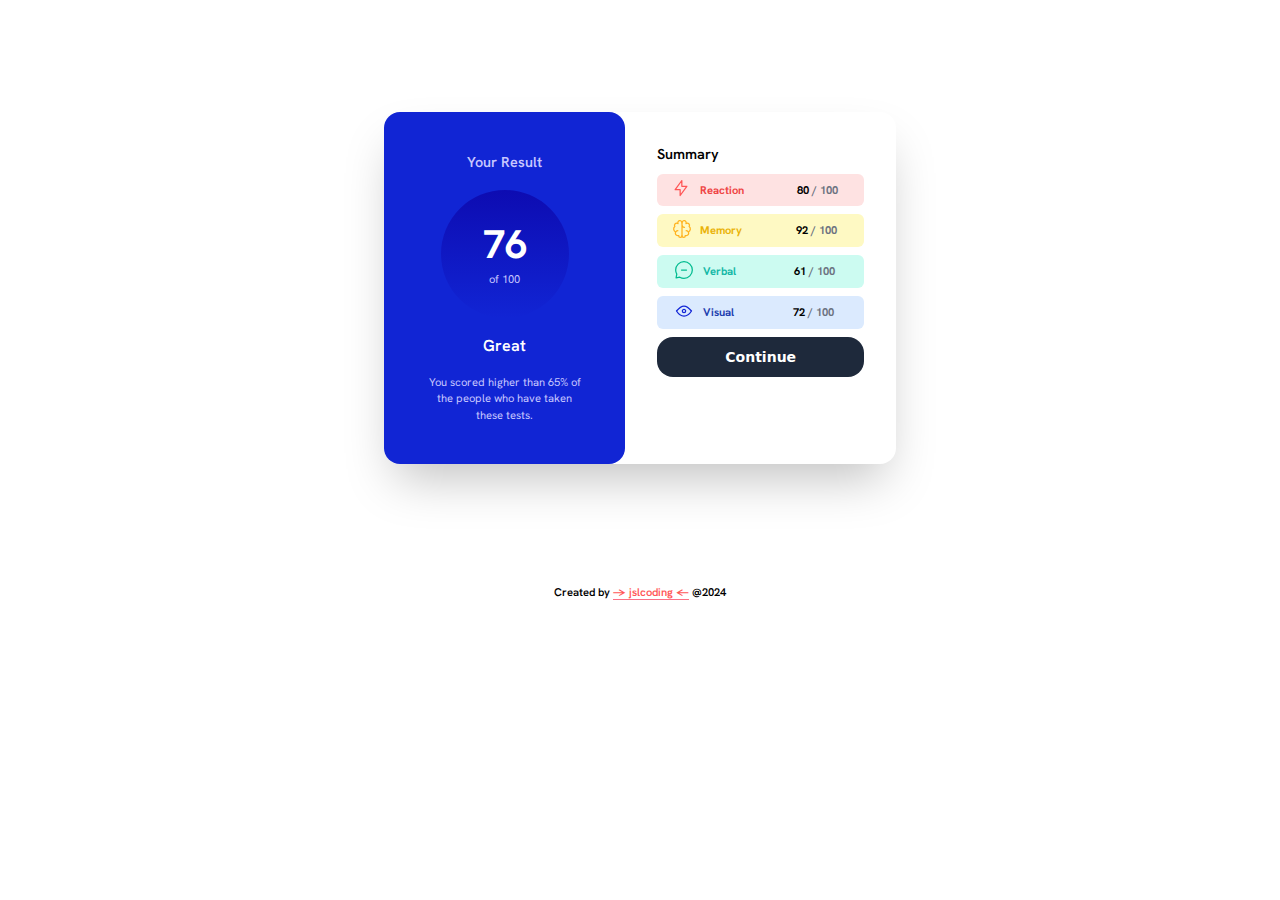
<file: index.html>
<!DOCTYPE html>
<html lang="en">
    <head>
        <meta charset="UTF-8">
        <meta name="viewport" content="width=device-width, initial-scale=1.0"> 
        <link rel="stylesheet" href="./css/styles.css">
        <link rel="preconnect" href="https://fonts.googleapis.com">
        <link rel="preconnect" href="https://fonts.gstatic.com" crossorigin>
        <link href="https://fonts.googleapis.com/css2?family=Hanken+Grotesk:ital,wght@0,100..900;1,100..900&display=swap" rel="stylesheet">        
        <link rel="icon" type="image/png" sizes="32x32" href="./images/favicon-32x32.png">
        <title>Frontend Mentor | Results summary component</title>
    </head>
    <body class="text-center ">
        <header>
            <h1 class="hidden">Results summary component</h1>
        </header> 
        <main class="shadow-2xl rounded-2xl mx-auto mb-20 mt-28 md:flex lg:flex lg:w-2/5">
            <section class="bg-cblue rounded-2xl p-10">
                <div class="text-lavander">
                    <h4 class="font-semibold pb-4">Your Result</h4>
                </div>
                <div class="gradient rounded-full py-6 mx-auto w-32 h-32">
                    <h2 class="text-white font-bold">76</h2>
                    <p class="leading-none">of 100</p>
                </div>
                <div>
                    <h3 class="text-white font-semibold py-4">Great</h3>
                    <p>You scored higher than 65% of the people who have taken these tests.</p>
                </div>
            </section>        
            <section class="p-8 w-full">
                <div>
                    <h4 class="font-semibold text-left">Summary</h4>
                </div>
                <div class="font-bold flex justify-around bg-red-100 my-2 py-2 rounded-md">
                    <p class="text-red-500 font-bold reaction ml-4">Reaction</p>
                    <p>80 <span class="text-gray-500">/ 100</span></p>
                </div> 
                <div class="font-bold flex justify-around bg-yellow-100 my-2 py-2 rounded-md">
                    <p class="text-yellow-500 memory ml-4">Memory</p>
                    <p>92 <span class="text-gray-500">/ 100</span></p>
                </div>
                <div class="font-bold flex justify-around bg-teal-100 my-2 py-2 rounded-md">
                    <p class="text-teal-500 verbal ml-4">Verbal</p>
                    <p>61 <span class="text-gray-500">/ 100</span></p>
                </div>
                <div class="font-bold flex justify-around bg-blue-100 my-2 py-2 rounded-md">
                    <p class="text-blue-800 visual ml-4">Visual</p>
                    <p>72 <span class="text-gray-500">/ 100</span></p>
                </div>
                <div>
                    <button class="bg-slate-800 text-white w-full rounded-2xl py-2.5 text-sm font-semibold ease-in-out duration-300"><a href="#">Continue</a></button>
                </div>
            </section>       
        </main>
        <footer class="p-10 font-semibold">
            <p>Created by <a href="https://github.com/jslcoding" title="jslcoding github" class="border-b border-rose-400">jslcoding</a> @2024</p>
        </footer>
    </body>
</html>
</file>
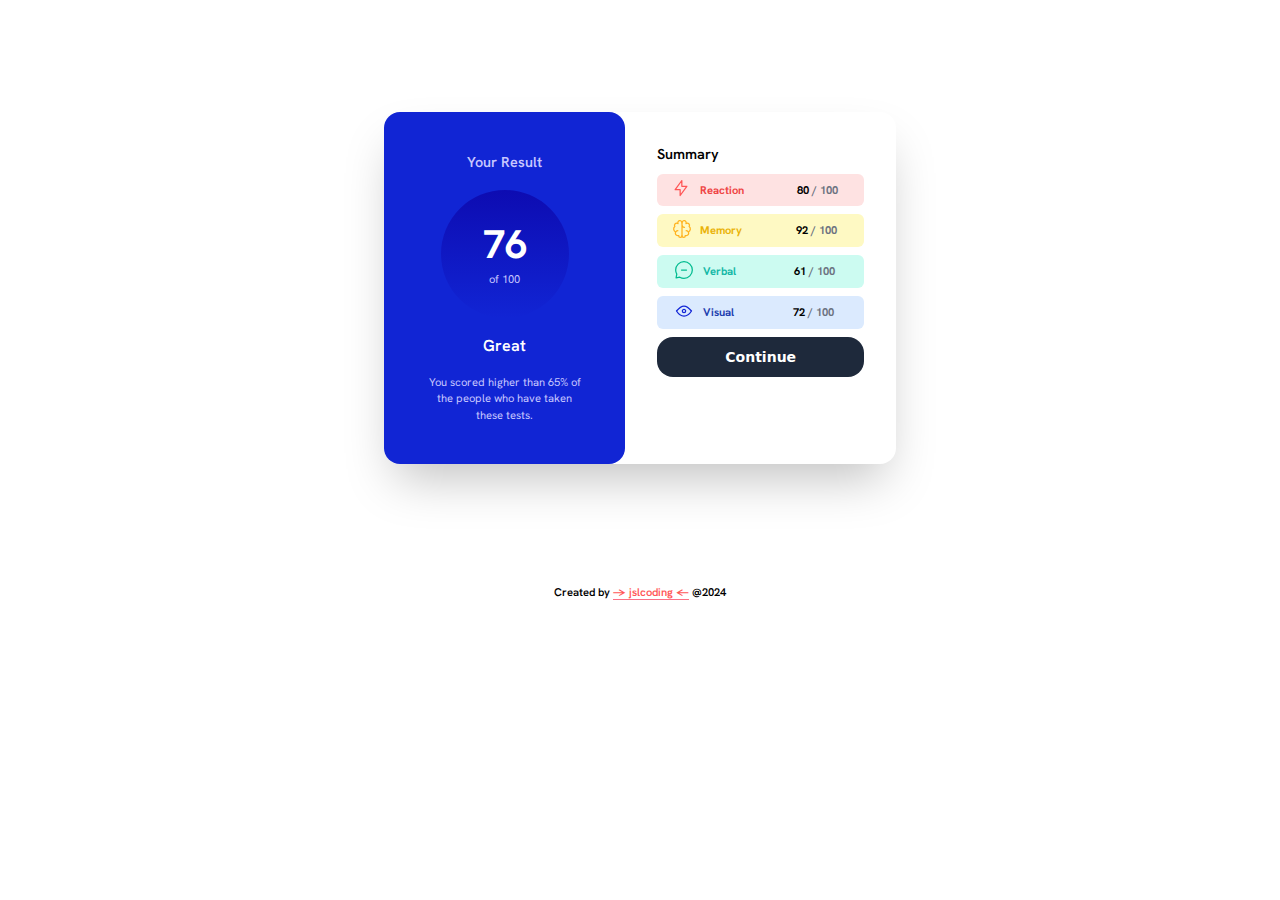
<file: pages/index.html>
<!DOCTYPE html>
<html lang="en">
    <head>
        <meta charset="UTF-8">
        <meta name="viewport" content="width=device-width, initial-scale=1.0"> 
        <link rel="stylesheet" href="../css/styles.css">
        <link rel="preconnect" href="https://fonts.googleapis.com">
        <link rel="preconnect" href="https://fonts.gstatic.com" crossorigin>
        <link href="https://fonts.googleapis.com/css2?family=Hanken+Grotesk:ital,wght@0,100..900;1,100..900&display=swap" rel="stylesheet">        
        <link rel="icon" type="image/png" sizes="32x32" href="../images/favicon-32x32.png">
        <title>Frontend Mentor | Results summary component</title>
    </head>
    <body class="text-center ">
        <header>
            <h1 class="hidden">Results summary component</h1>
        </header> 
        <main class="shadow-2xl rounded-2xl mx-auto mb-20 mt-28 md:flex lg:flex lg:w-2/5">
            <section class="bg-cblue rounded-2xl p-10">
                <div class="text-lavander">
                    <h4 class="font-semibold pb-4">Your Result</h4>
                </div>
                <div class="gradient rounded-full py-6 mx-auto w-32 h-32">
                    <h2 class="text-white font-bold">76</h2>
                    <p class="leading-none">of 100</p>
                </div>
                <div>
                    <h3 class="text-white font-semibold py-4">Great</h3>
                    <p>You scored higher than 65% of the people who have taken these tests.</p>
                </div>
            </section>        
            <section class="p-8 w-full">
                <div>
                    <h4 class="font-semibold text-left">Summary</h4>
                </div>
                <div class="font-bold flex justify-around bg-red-100 my-2 py-2 rounded-md">
                    <p class="text-red-500 font-bold reaction ml-4">Reaction</p>
                    <p>80 <span class="text-gray-500">/ 100</span></p>
                </div> 
                <div class="font-bold flex justify-around bg-yellow-100 my-2 py-2 rounded-md">
                    <p class="text-yellow-500 memory ml-4">Memory</p>
                    <p>92 <span class="text-gray-500">/ 100</span></p>
                </div>
                <div class="font-bold flex justify-around bg-teal-100 my-2 py-2 rounded-md">
                    <p class="text-teal-500 verbal ml-4">Verbal</p>
                    <p>61 <span class="text-gray-500">/ 100</span></p>
                </div>
                <div class="font-bold flex justify-around bg-blue-100 my-2 py-2 rounded-md">
                    <p class="text-blue-800 visual ml-4">Visual</p>
                    <p>72 <span class="text-gray-500">/ 100</span></p>
                </div>
                <div>
                    <button class="bg-slate-800 text-white w-full rounded-2xl py-2.5 text-sm font-semibold ease-in-out duration-300"><a href="#">Continue</a></button>
                </div>
            </section>       
        </main>
        <footer class="p-10 font-semibold">
            <p>Created by <a href="https://github.com/jslcoding" title="jslcoding github" class="border-b border-rose-400">jslcoding</a> @2024</p>
        </footer>
    </body>
</html>
</file>
<file: css/styles.css>
/*
! tailwindcss v3.4.1 | MIT License | https://tailwindcss.com
*/

/*
1. Prevent padding and border from affecting element width. (https://github.com/mozdevs/cssremedy/issues/4)
2. Allow adding a border to an element by just adding a border-width. (https://github.com/tailwindcss/tailwindcss/pull/116)
*/

*,
::before,
::after {
  box-sizing: border-box;
  /* 1 */
  border-width: 0;
  /* 2 */
  border-style: solid;
  /* 2 */
  border-color: #e5e7eb;
  /* 2 */
}

::before,
::after {
  --tw-content: '';
}

/*
1. Use a consistent sensible line-height in all browsers.
2. Prevent adjustments of font size after orientation changes in iOS.
3. Use a more readable tab size.
4. Use the user's configured `sans` font-family by default.
5. Use the user's configured `sans` font-feature-settings by default.
6. Use the user's configured `sans` font-variation-settings by default.
7. Disable tap highlights on iOS
*/

html,
:host {
  line-height: 1.5;
  /* 1 */
  -webkit-text-size-adjust: 100%;
  /* 2 */
  -moz-tab-size: 4;
  /* 3 */
  -o-tab-size: 4;
     tab-size: 4;
  /* 3 */
  font-family: ui-sans-serif, system-ui, sans-serif, "Apple Color Emoji", "Segoe UI Emoji", "Segoe UI Symbol", "Noto Color Emoji";
  /* 4 */
  font-feature-settings: normal;
  /* 5 */
  font-variation-settings: normal;
  /* 6 */
  -webkit-tap-highlight-color: transparent;
  /* 7 */
}

/*
1. Remove the margin in all browsers.
2. Inherit line-height from `html` so users can set them as a class directly on the `html` element.
*/

body {
  margin: 0;
  /* 1 */
  line-height: inherit;
  /* 2 */
}

/*
1. Add the correct height in Firefox.
2. Correct the inheritance of border color in Firefox. (https://bugzilla.mozilla.org/show_bug.cgi?id=190655)
3. Ensure horizontal rules are visible by default.
*/

hr {
  height: 0;
  /* 1 */
  color: inherit;
  /* 2 */
  border-top-width: 1px;
  /* 3 */
}

/*
Add the correct text decoration in Chrome, Edge, and Safari.
*/

abbr:where([title]) {
  -webkit-text-decoration: underline dotted;
          text-decoration: underline dotted;
}

/*
Remove the default font size and weight for headings.
*/

h1,
h2,
h3,
h4,
h5,
h6 {
  font-size: inherit;
  font-weight: inherit;
}

/*
Reset links to optimize for opt-in styling instead of opt-out.
*/

a {
  color: inherit;
  text-decoration: inherit;
}

/*
Add the correct font weight in Edge and Safari.
*/

b,
strong {
  font-weight: bolder;
}

/*
1. Use the user's configured `mono` font-family by default.
2. Use the user's configured `mono` font-feature-settings by default.
3. Use the user's configured `mono` font-variation-settings by default.
4. Correct the odd `em` font sizing in all browsers.
*/

code,
kbd,
samp,
pre {
  font-family: ui-monospace, SFMono-Regular, Menlo, Monaco, Consolas, "Liberation Mono", "Courier New", monospace;
  /* 1 */
  font-feature-settings: normal;
  /* 2 */
  font-variation-settings: normal;
  /* 3 */
  font-size: 1em;
  /* 4 */
}

/*
Add the correct font size in all browsers.
*/

small {
  font-size: 80%;
}

/*
Prevent `sub` and `sup` elements from affecting the line height in all browsers.
*/

sub,
sup {
  font-size: 75%;
  line-height: 0;
  position: relative;
  vertical-align: baseline;
}

sub {
  bottom: -0.25em;
}

sup {
  top: -0.5em;
}

/*
1. Remove text indentation from table contents in Chrome and Safari. (https://bugs.chromium.org/p/chromium/issues/detail?id=999088, https://bugs.webkit.org/show_bug.cgi?id=201297)
2. Correct table border color inheritance in all Chrome and Safari. (https://bugs.chromium.org/p/chromium/issues/detail?id=935729, https://bugs.webkit.org/show_bug.cgi?id=195016)
3. Remove gaps between table borders by default.
*/

table {
  text-indent: 0;
  /* 1 */
  border-color: inherit;
  /* 2 */
  border-collapse: collapse;
  /* 3 */
}

/*
1. Change the font styles in all browsers.
2. Remove the margin in Firefox and Safari.
3. Remove default padding in all browsers.
*/

button,
input,
optgroup,
select,
textarea {
  font-family: inherit;
  /* 1 */
  font-feature-settings: inherit;
  /* 1 */
  font-variation-settings: inherit;
  /* 1 */
  font-size: 100%;
  /* 1 */
  font-weight: inherit;
  /* 1 */
  line-height: inherit;
  /* 1 */
  color: inherit;
  /* 1 */
  margin: 0;
  /* 2 */
  padding: 0;
  /* 3 */
}

/*
Remove the inheritance of text transform in Edge and Firefox.
*/

button,
select {
  text-transform: none;
}

/*
1. Correct the inability to style clickable types in iOS and Safari.
2. Remove default button styles.
*/

button,
[type='button'],
[type='reset'],
[type='submit'] {
  -webkit-appearance: button;
  /* 1 */
  background-color: transparent;
  /* 2 */
  background-image: none;
  /* 2 */
}

/*
Use the modern Firefox focus style for all focusable elements.
*/

:-moz-focusring {
  outline: auto;
}

/*
Remove the additional `:invalid` styles in Firefox. (https://github.com/mozilla/gecko-dev/blob/2f9eacd9d3d995c937b4251a5557d95d494c9be1/layout/style/res/forms.css#L728-L737)
*/

:-moz-ui-invalid {
  box-shadow: none;
}

/*
Add the correct vertical alignment in Chrome and Firefox.
*/

progress {
  vertical-align: baseline;
}

/*
Correct the cursor style of increment and decrement buttons in Safari.
*/

::-webkit-inner-spin-button,
::-webkit-outer-spin-button {
  height: auto;
}

/*
1. Correct the odd appearance in Chrome and Safari.
2. Correct the outline style in Safari.
*/

[type='search'] {
  -webkit-appearance: textfield;
  /* 1 */
  outline-offset: -2px;
  /* 2 */
}

/*
Remove the inner padding in Chrome and Safari on macOS.
*/

::-webkit-search-decoration {
  -webkit-appearance: none;
}

/*
1. Correct the inability to style clickable types in iOS and Safari.
2. Change font properties to `inherit` in Safari.
*/

::-webkit-file-upload-button {
  -webkit-appearance: button;
  /* 1 */
  font: inherit;
  /* 2 */
}

/*
Add the correct display in Chrome and Safari.
*/

summary {
  display: list-item;
}

/*
Removes the default spacing and border for appropriate elements.
*/

blockquote,
dl,
dd,
h1,
h2,
h3,
h4,
h5,
h6,
hr,
figure,
p,
pre {
  margin: 0;
}

fieldset {
  margin: 0;
  padding: 0;
}

legend {
  padding: 0;
}

ol,
ul,
menu {
  list-style: none;
  margin: 0;
  padding: 0;
}

/*
Reset default styling for dialogs.
*/

dialog {
  padding: 0;
}

/*
Prevent resizing textareas horizontally by default.
*/

textarea {
  resize: vertical;
}

/*
1. Reset the default placeholder opacity in Firefox. (https://github.com/tailwindlabs/tailwindcss/issues/3300)
2. Set the default placeholder color to the user's configured gray 400 color.
*/

input::-moz-placeholder, textarea::-moz-placeholder {
  opacity: 1;
  /* 1 */
  color: #9ca3af;
  /* 2 */
}

input::placeholder,
textarea::placeholder {
  opacity: 1;
  /* 1 */
  color: #9ca3af;
  /* 2 */
}

/*
Set the default cursor for buttons.
*/

button,
[role="button"] {
  cursor: pointer;
}

/*
Make sure disabled buttons don't get the pointer cursor.
*/

:disabled {
  cursor: default;
}

/*
1. Make replaced elements `display: block` by default. (https://github.com/mozdevs/cssremedy/issues/14)
2. Add `vertical-align: middle` to align replaced elements more sensibly by default. (https://github.com/jensimmons/cssremedy/issues/14#issuecomment-634934210)
   This can trigger a poorly considered lint error in some tools but is included by design.
*/

img,
svg,
video,
canvas,
audio,
iframe,
embed,
object {
  display: block;
  /* 1 */
  vertical-align: middle;
  /* 2 */
}

/*
Constrain images and videos to the parent width and preserve their intrinsic aspect ratio. (https://github.com/mozdevs/cssremedy/issues/14)
*/

img,
video {
  max-width: 100%;
  height: auto;
}

/* Make elements with the HTML hidden attribute stay hidden by default */

[hidden] {
  display: none;
}

*, ::before, ::after {
  --tw-border-spacing-x: 0;
  --tw-border-spacing-y: 0;
  --tw-translate-x: 0;
  --tw-translate-y: 0;
  --tw-rotate: 0;
  --tw-skew-x: 0;
  --tw-skew-y: 0;
  --tw-scale-x: 1;
  --tw-scale-y: 1;
  --tw-pan-x:  ;
  --tw-pan-y:  ;
  --tw-pinch-zoom:  ;
  --tw-scroll-snap-strictness: proximity;
  --tw-gradient-from-position:  ;
  --tw-gradient-via-position:  ;
  --tw-gradient-to-position:  ;
  --tw-ordinal:  ;
  --tw-slashed-zero:  ;
  --tw-numeric-figure:  ;
  --tw-numeric-spacing:  ;
  --tw-numeric-fraction:  ;
  --tw-ring-inset:  ;
  --tw-ring-offset-width: 0px;
  --tw-ring-offset-color: #fff;
  --tw-ring-color: rgb(59 130 246 / 0.5);
  --tw-ring-offset-shadow: 0 0 #0000;
  --tw-ring-shadow: 0 0 #0000;
  --tw-shadow: 0 0 #0000;
  --tw-shadow-colored: 0 0 #0000;
  --tw-blur:  ;
  --tw-brightness:  ;
  --tw-contrast:  ;
  --tw-grayscale:  ;
  --tw-hue-rotate:  ;
  --tw-invert:  ;
  --tw-saturate:  ;
  --tw-sepia:  ;
  --tw-drop-shadow:  ;
  --tw-backdrop-blur:  ;
  --tw-backdrop-brightness:  ;
  --tw-backdrop-contrast:  ;
  --tw-backdrop-grayscale:  ;
  --tw-backdrop-hue-rotate:  ;
  --tw-backdrop-invert:  ;
  --tw-backdrop-opacity:  ;
  --tw-backdrop-saturate:  ;
  --tw-backdrop-sepia:  ;
}

::backdrop {
  --tw-border-spacing-x: 0;
  --tw-border-spacing-y: 0;
  --tw-translate-x: 0;
  --tw-translate-y: 0;
  --tw-rotate: 0;
  --tw-skew-x: 0;
  --tw-skew-y: 0;
  --tw-scale-x: 1;
  --tw-scale-y: 1;
  --tw-pan-x:  ;
  --tw-pan-y:  ;
  --tw-pinch-zoom:  ;
  --tw-scroll-snap-strictness: proximity;
  --tw-gradient-from-position:  ;
  --tw-gradient-via-position:  ;
  --tw-gradient-to-position:  ;
  --tw-ordinal:  ;
  --tw-slashed-zero:  ;
  --tw-numeric-figure:  ;
  --tw-numeric-spacing:  ;
  --tw-numeric-fraction:  ;
  --tw-ring-inset:  ;
  --tw-ring-offset-width: 0px;
  --tw-ring-offset-color: #fff;
  --tw-ring-color: rgb(59 130 246 / 0.5);
  --tw-ring-offset-shadow: 0 0 #0000;
  --tw-ring-shadow: 0 0 #0000;
  --tw-shadow: 0 0 #0000;
  --tw-shadow-colored: 0 0 #0000;
  --tw-blur:  ;
  --tw-brightness:  ;
  --tw-contrast:  ;
  --tw-grayscale:  ;
  --tw-hue-rotate:  ;
  --tw-invert:  ;
  --tw-saturate:  ;
  --tw-sepia:  ;
  --tw-drop-shadow:  ;
  --tw-backdrop-blur:  ;
  --tw-backdrop-brightness:  ;
  --tw-backdrop-contrast:  ;
  --tw-backdrop-grayscale:  ;
  --tw-backdrop-hue-rotate:  ;
  --tw-backdrop-invert:  ;
  --tw-backdrop-opacity:  ;
  --tw-backdrop-saturate:  ;
  --tw-backdrop-sepia:  ;
}

.mx-auto {
  margin-left: auto;
  margin-right: auto;
}

.my-2 {
  margin-top: 0.5rem;
  margin-bottom: 0.5rem;
}

.mb-20 {
  margin-bottom: 5rem;
}

.mt-28 {
  margin-top: 7rem;
}

.ml-4 {
  margin-left: 1rem;
}

.flex {
  display: flex;
}

.hidden {
  display: none;
}

.h-32 {
  height: 8rem;
}

.w-32 {
  width: 8rem;
}

.w-full {
  width: 100%;
}

.justify-around {
  justify-content: space-around;
}

.rounded-2xl {
  border-radius: 1rem;
}

.rounded-full {
  border-radius: 9999px;
}

.rounded-md {
  border-radius: 0.375rem;
}

.border-b {
  border-bottom-width: 1px;
}

.border-rose-400 {
  --tw-border-opacity: 1;
  border-color: rgb(251 113 133 / var(--tw-border-opacity));
}

.bg-blue-100 {
  --tw-bg-opacity: 1;
  background-color: rgb(219 234 254 / var(--tw-bg-opacity));
}

.bg-red-100 {
  --tw-bg-opacity: 1;
  background-color: rgb(254 226 226 / var(--tw-bg-opacity));
}

.bg-slate-800 {
  --tw-bg-opacity: 1;
  background-color: rgb(30 41 59 / var(--tw-bg-opacity));
}

.bg-teal-100 {
  --tw-bg-opacity: 1;
  background-color: rgb(204 251 241 / var(--tw-bg-opacity));
}

.bg-yellow-100 {
  --tw-bg-opacity: 1;
  background-color: rgb(254 249 195 / var(--tw-bg-opacity));
}

.p-10 {
  padding: 2.5rem;
}

.p-9 {
  padding: 2.25rem;
}

.p-8 {
  padding: 2rem;
}

.py-2 {
  padding-top: 0.5rem;
  padding-bottom: 0.5rem;
}

.py-2\.5 {
  padding-top: 0.625rem;
  padding-bottom: 0.625rem;
}

.py-4 {
  padding-top: 1rem;
  padding-bottom: 1rem;
}

.py-6 {
  padding-top: 1.5rem;
  padding-bottom: 1.5rem;
}

.pb-4 {
  padding-bottom: 1rem;
}

.text-left {
  text-align: left;
}

.text-center {
  text-align: center;
}

.text-sm {
  font-size: 0.875rem;
  line-height: 1.25rem;
}

.font-bold {
  font-weight: 700;
}

.font-semibold {
  font-weight: 600;
}

.leading-none {
  line-height: 1;
}

.text-blue-800 {
  --tw-text-opacity: 1;
  color: rgb(30 64 175 / var(--tw-text-opacity));
}

.text-gray-500 {
  --tw-text-opacity: 1;
  color: rgb(107 114 128 / var(--tw-text-opacity));
}

.text-red-500 {
  --tw-text-opacity: 1;
  color: rgb(239 68 68 / var(--tw-text-opacity));
}

.text-teal-500 {
  --tw-text-opacity: 1;
  color: rgb(20 184 166 / var(--tw-text-opacity));
}

.text-white {
  --tw-text-opacity: 1;
  color: rgb(255 255 255 / var(--tw-text-opacity));
}

.text-yellow-500 {
  --tw-text-opacity: 1;
  color: rgb(234 179 8 / var(--tw-text-opacity));
}

.shadow-2xl {
  --tw-shadow: 0 25px 50px -12px rgb(0 0 0 / 0.25);
  --tw-shadow-colored: 0 25px 50px -12px var(--tw-shadow-color);
  box-shadow: var(--tw-ring-offset-shadow, 0 0 #0000), var(--tw-ring-shadow, 0 0 #0000), var(--tw-shadow);
}

.duration-300 {
  transition-duration: 300ms;
}

.ease-in-out {
  transition-timing-function: cubic-bezier(0.4, 0, 0.2, 1);
}

/*Variables*/

:root{
  --lred:hsl(0, 100%, 67%);
  --cblue: hsl(234, 85%, 45%);
  --oyellow: hsl(39, 100%, 56%);
  --gteal: hsl(166, 100%, 37%);
  --pblue: hsl(221, 100%, 96%);
  --gblue: hsl(224, 30%, 27%);
  --black: hsl(0, 0%, 0%);
  --white: hsl(0, 0%, 100%);
  --lavander: hsl(241, 100%, 89%);
  --font: "Hanken Grotesk", sans-serif;
}

/*Headings and fonts*/

:is(h1,h2,h3,h4,h5,h6,p) {
  font-family: var(--font);
}

body {
  font-size: 62.5%;
}

p {
  font-size: .7rem;
}

h2 {
  font-size: 2.5rem;
}

h3 {
  font-size: 1rem;
}

h4 {
  font-size: .9rem;
}

/*Icons*/

.reaction, .memory, .verbal, .visual{
  position: relative;
}

.reaction::before, .memory::before, .verbal::before, .visual::before{
  position: absolute;
  left: -1.8rem;
  top: -.2rem;
}

.reaction::before{
  content: url("../images/icon-reaction.svg");
}

.memory::before {
  content: url("../images/icon-memory.svg");
}

.verbal::before {
  content: url("../images/icon-verbal.svg");
}

.visual::before {
  content: url("../images/icon-visual.svg");
}

/*Button*/

button:hover {
  background-color: var(--cblue);
  color: var(--white);
}

/*Utilities*/

.bg-cblue {
  background-color: var(--cblue);
}

.bg-cblue p, .bg-cblue h4{
  color: var(--lavander);
}

.gradient{
  background: linear-gradient(to bottom,hsla(242, 92%, 35%, 0.849),hsl(234, 85%, 45%));
}

/*Footer*/

footer a {
  color: var(--lred);
  transition: ease-in-out 1s;
}

footer a:hover{
  color: var(--oyellow);
}

footer a::before {
  content: "→ ";
}

footer a::after {
  content: " ←";
}

@media (min-width: 768px) {
  .md\:flex {
    display: flex;
  }
}

@media (min-width: 1024px) {
  .lg\:flex {
    display: flex;
  }

  .lg\:w-2\/5 {
    width: 40%;
  }
}
</file>
